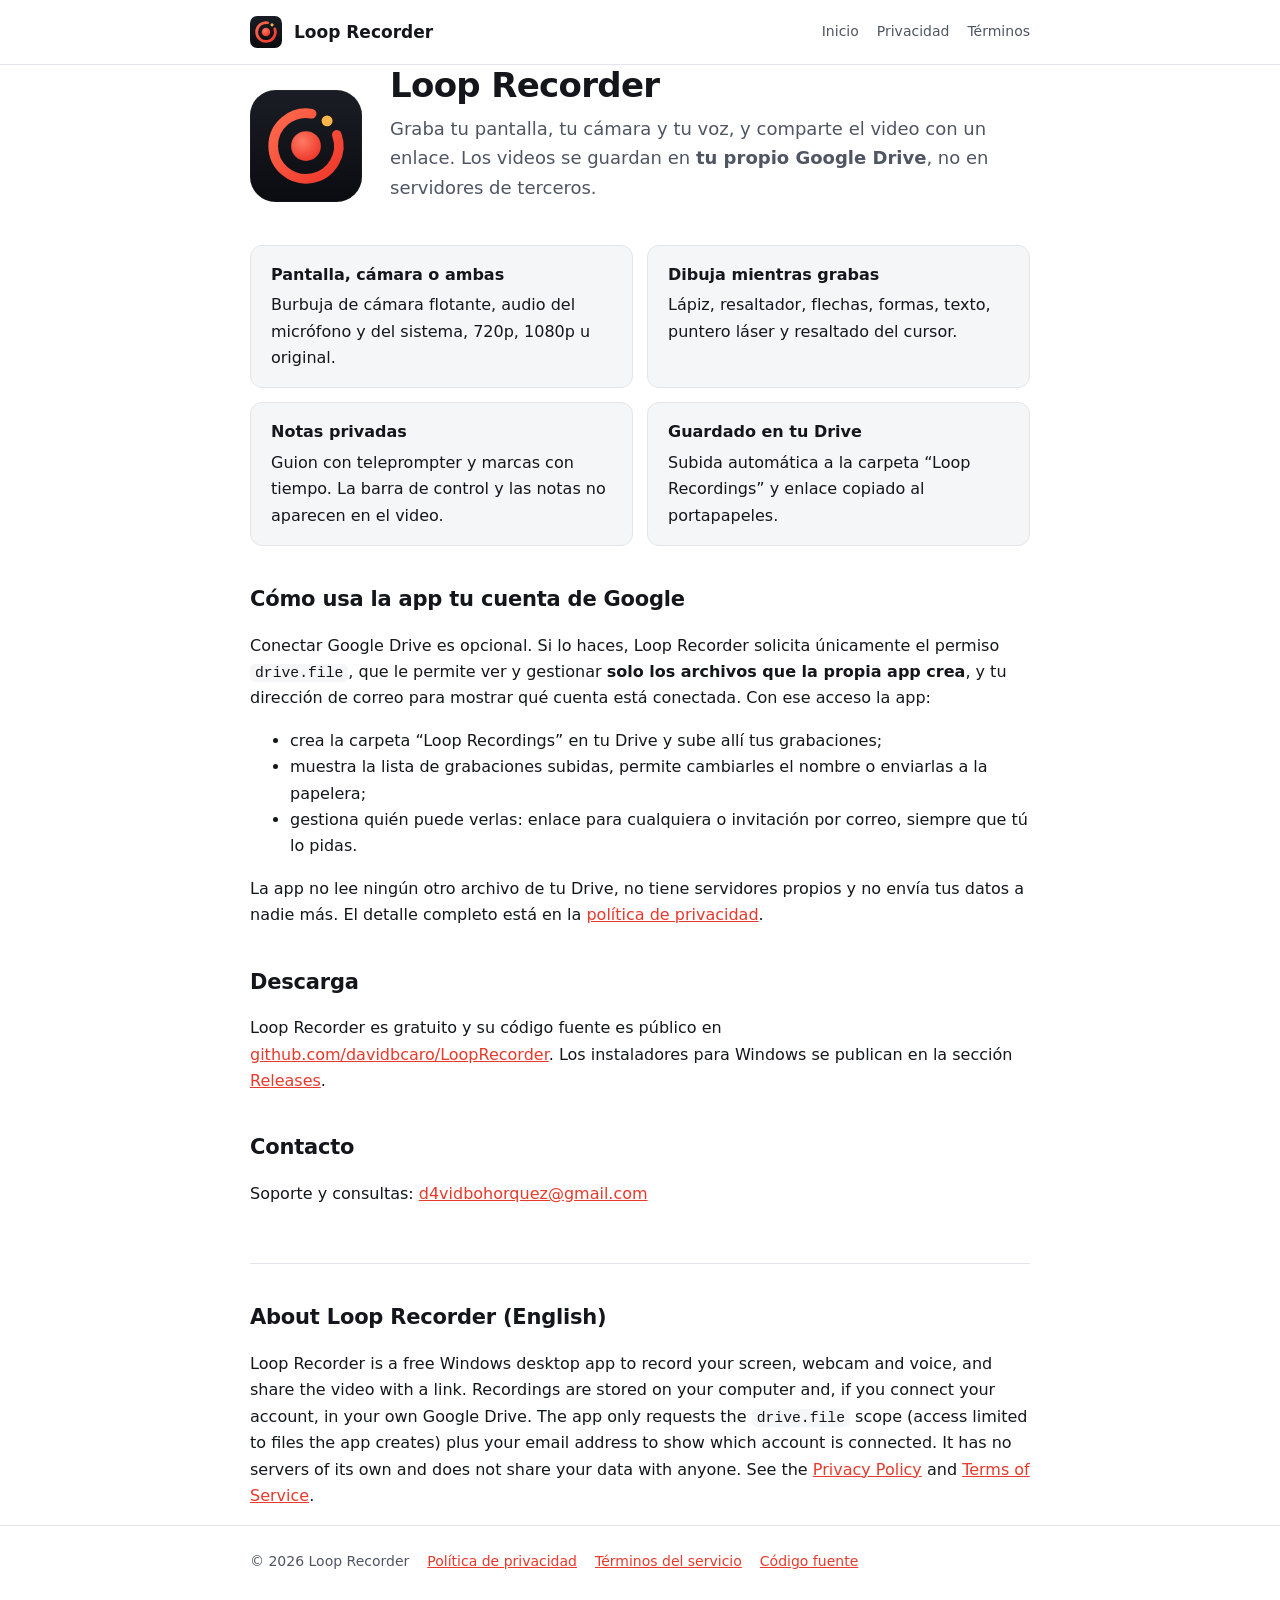
<file: index.html>
<!doctype html>
<html lang="es">
  <head>
    <meta charset="utf-8" />
    <meta name="viewport" content="width=device-width, initial-scale=1" />
    <!-- Pega aquí la etiqueta que te da Google Search Console para verificar la propiedad del sitio: -->
    <meta name="google-site-verification" content="PEGA_AQUI_TU_CODIGO_DE_SEARCH_CONSOLE" />
    <title>Loop Recorder · Grabador de pantalla con Google Drive</title>
    <meta name="description" content="Loop Recorder es un grabador de pantalla y cámara para Windows que guarda tus videos en tu propio Google Drive y los comparte con un enlace." />
    <link rel="icon" href="logo.svg" type="image/svg+xml" />
    <link rel="stylesheet" href="styles.css" />
  </head>
  <body>
    <header class="top">
      <div class="wrap">
        <img src="logo.svg" alt="" />
        <strong>Loop Recorder</strong>
        <nav><a href="./">Inicio</a><a href="privacy.html">Privacidad</a><a href="terms.html">Términos</a></nav>
      </div>
    </header>

    <main class="wrap">
      <div class="hero">
        <img src="logo.svg" alt="Logotipo de Loop Recorder" />
        <div>
          <h1>Loop Recorder</h1>
          <p class="lead">
            Graba tu pantalla, tu cámara y tu voz, y comparte el video con un enlace. Los videos se guardan en
            <b>tu propio Google Drive</b>, no en servidores de terceros.
          </p>
        </div>
      </div>

      <div class="grid">
        <div class="box"><strong>Pantalla, cámara o ambas</strong>Burbuja de cámara flotante, audio del micrófono y del sistema, 720p, 1080p u original.</div>
        <div class="box"><strong>Dibuja mientras grabas</strong>Lápiz, resaltador, flechas, formas, texto, puntero láser y resaltado del cursor.</div>
        <div class="box"><strong>Notas privadas</strong>Guion con teleprompter y marcas con tiempo. La barra de control y las notas no aparecen en el video.</div>
        <div class="box"><strong>Guardado en tu Drive</strong>Subida automática a la carpeta “Loop Recordings” y enlace copiado al portapapeles.</div>
      </div>

      <h2>Cómo usa la app tu cuenta de Google</h2>
      <p>
        Conectar Google Drive es opcional. Si lo haces, Loop Recorder solicita únicamente el permiso
        <code>drive.file</code>, que le permite ver y gestionar <b>solo los archivos que la propia app crea</b>,
        y tu dirección de correo para mostrar qué cuenta está conectada. Con ese acceso la app:
      </p>
      <ul>
        <li>crea la carpeta “Loop Recordings” en tu Drive y sube allí tus grabaciones;</li>
        <li>muestra la lista de grabaciones subidas, permite cambiarles el nombre o enviarlas a la papelera;</li>
        <li>gestiona quién puede verlas: enlace para cualquiera o invitación por correo, siempre que tú lo pidas.</li>
      </ul>
      <p>
        La app no lee ningún otro archivo de tu Drive, no tiene servidores propios y no envía tus datos a nadie más.
        El detalle completo está en la <a href="privacy.html">política de privacidad</a>.
      </p>

      <h2>Descarga</h2>
      <p>
        Loop Recorder es gratuito y su código fuente es público en
        <a href="https://github.com/davidbcaro/LoopRecorder">github.com/davidbcaro/LoopRecorder</a>.
        Los instaladores para Windows se publican en la sección
        <a href="https://github.com/davidbcaro/LoopRecorder/releases">Releases</a>.
      </p>

      <h2>Contacto</h2>
      <p>Soporte y consultas: <a href="mailto:d4vidbohorquez@gmail.com">d4vidbohorquez@gmail.com</a></p>

      <hr />
      <section lang="en">
        <h2>About Loop Recorder (English)</h2>
        <p>
          Loop Recorder is a free Windows desktop app to record your screen, webcam and voice, and share the video with a link.
          Recordings are stored on your computer and, if you connect your account, in your own Google Drive. The app only
          requests the <code>drive.file</code> scope (access limited to files the app creates) plus your email address to show
          which account is connected. It has no servers of its own and does not share your data with anyone. See the
          <a href="privacy.html#english">Privacy Policy</a> and <a href="terms.html#english">Terms of Service</a>.
        </p>
      </section>
    </main>

    <footer>
      <div class="wrap">
        <span>© 2026 Loop Recorder</span>
        <a href="privacy.html">Política de privacidad</a>
        <a href="terms.html">Términos del servicio</a>
        <a href="https://github.com/davidbcaro/LoopRecorder">Código fuente</a>
      </div>
    </footer>
  </body>
</html>
</file>
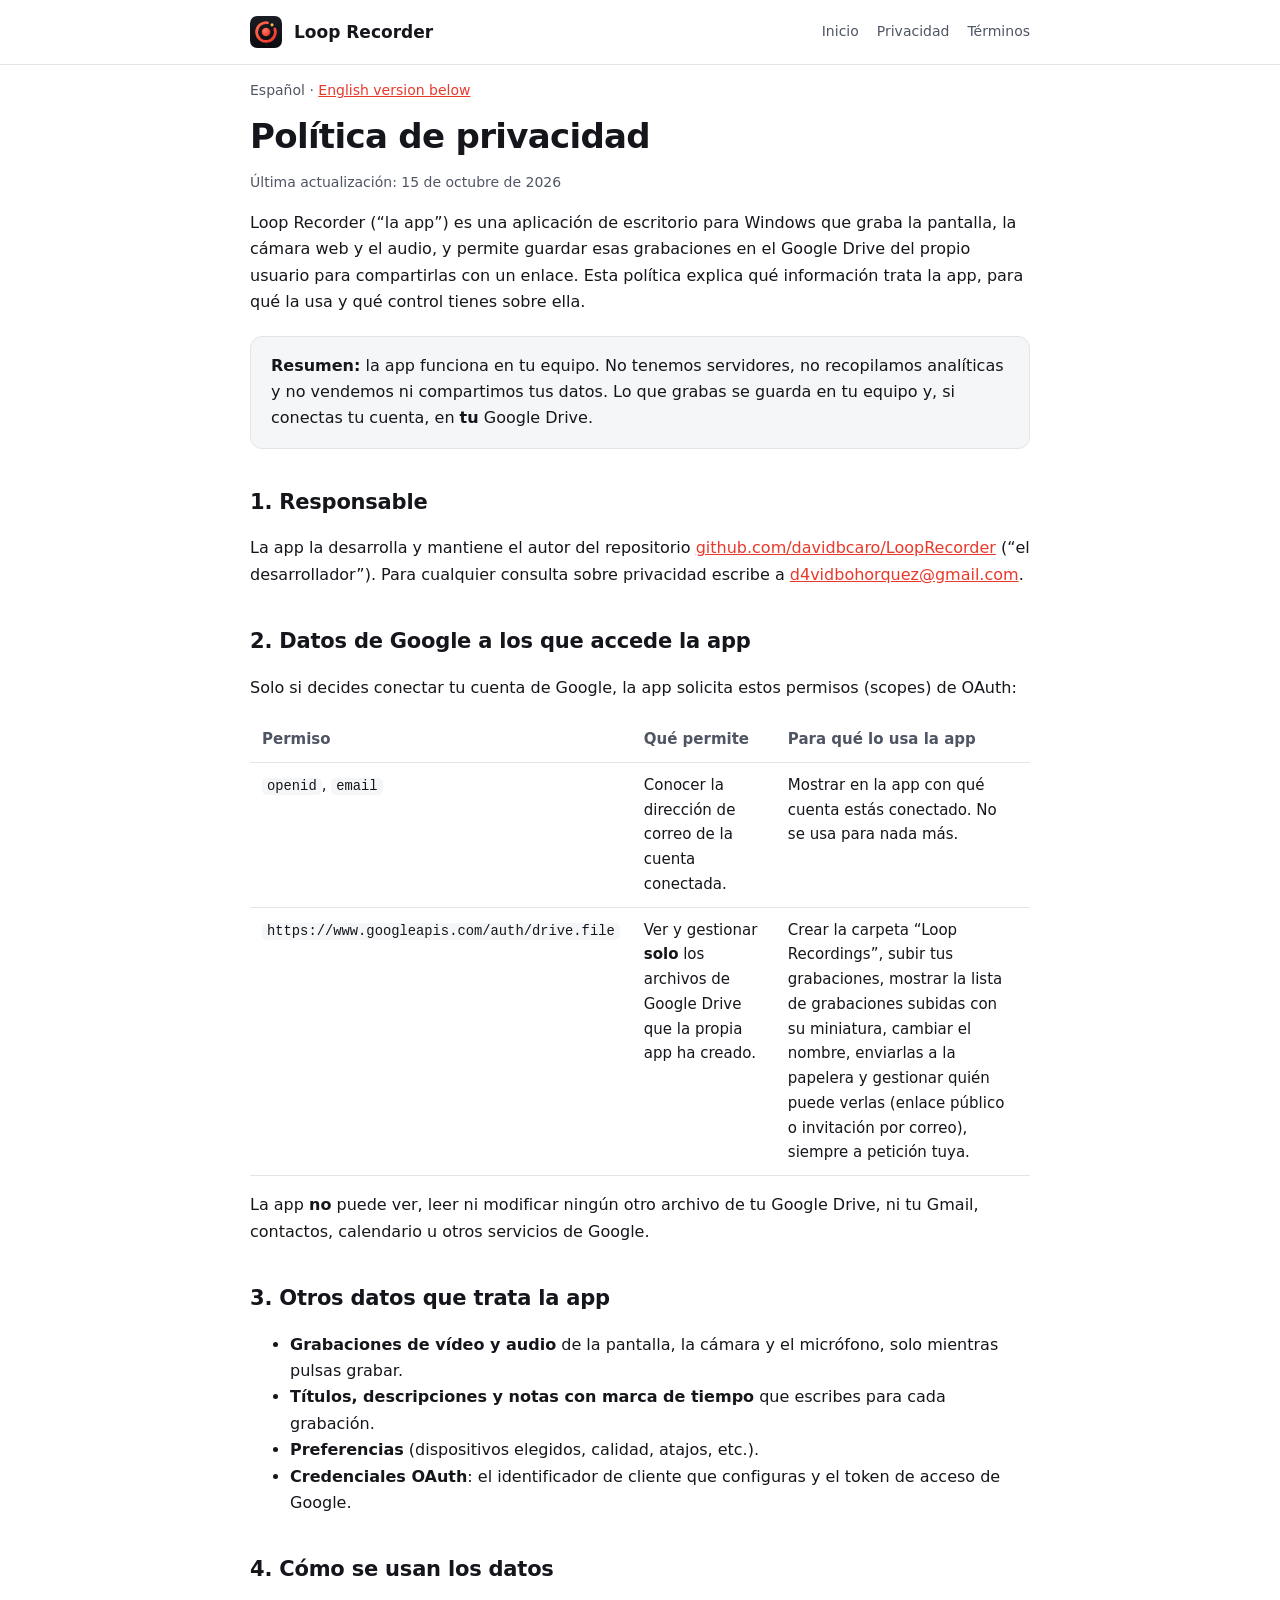
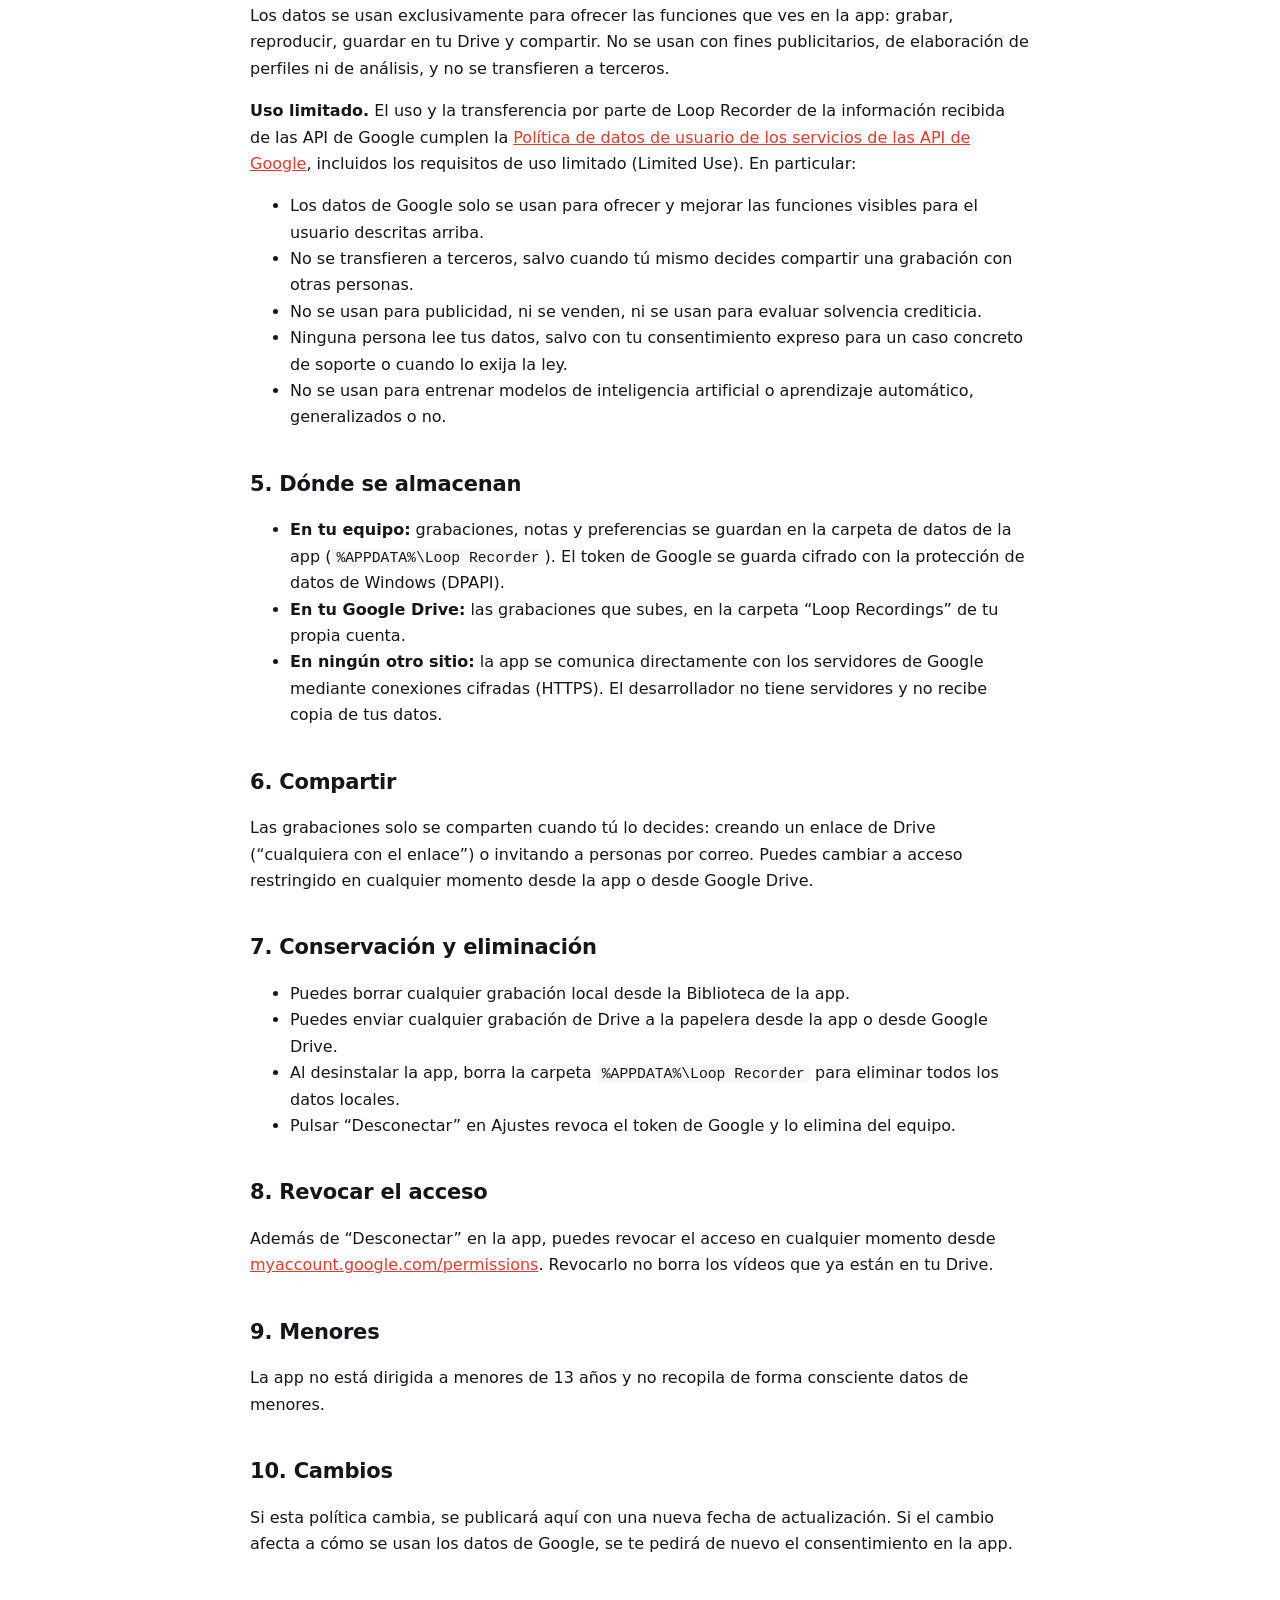
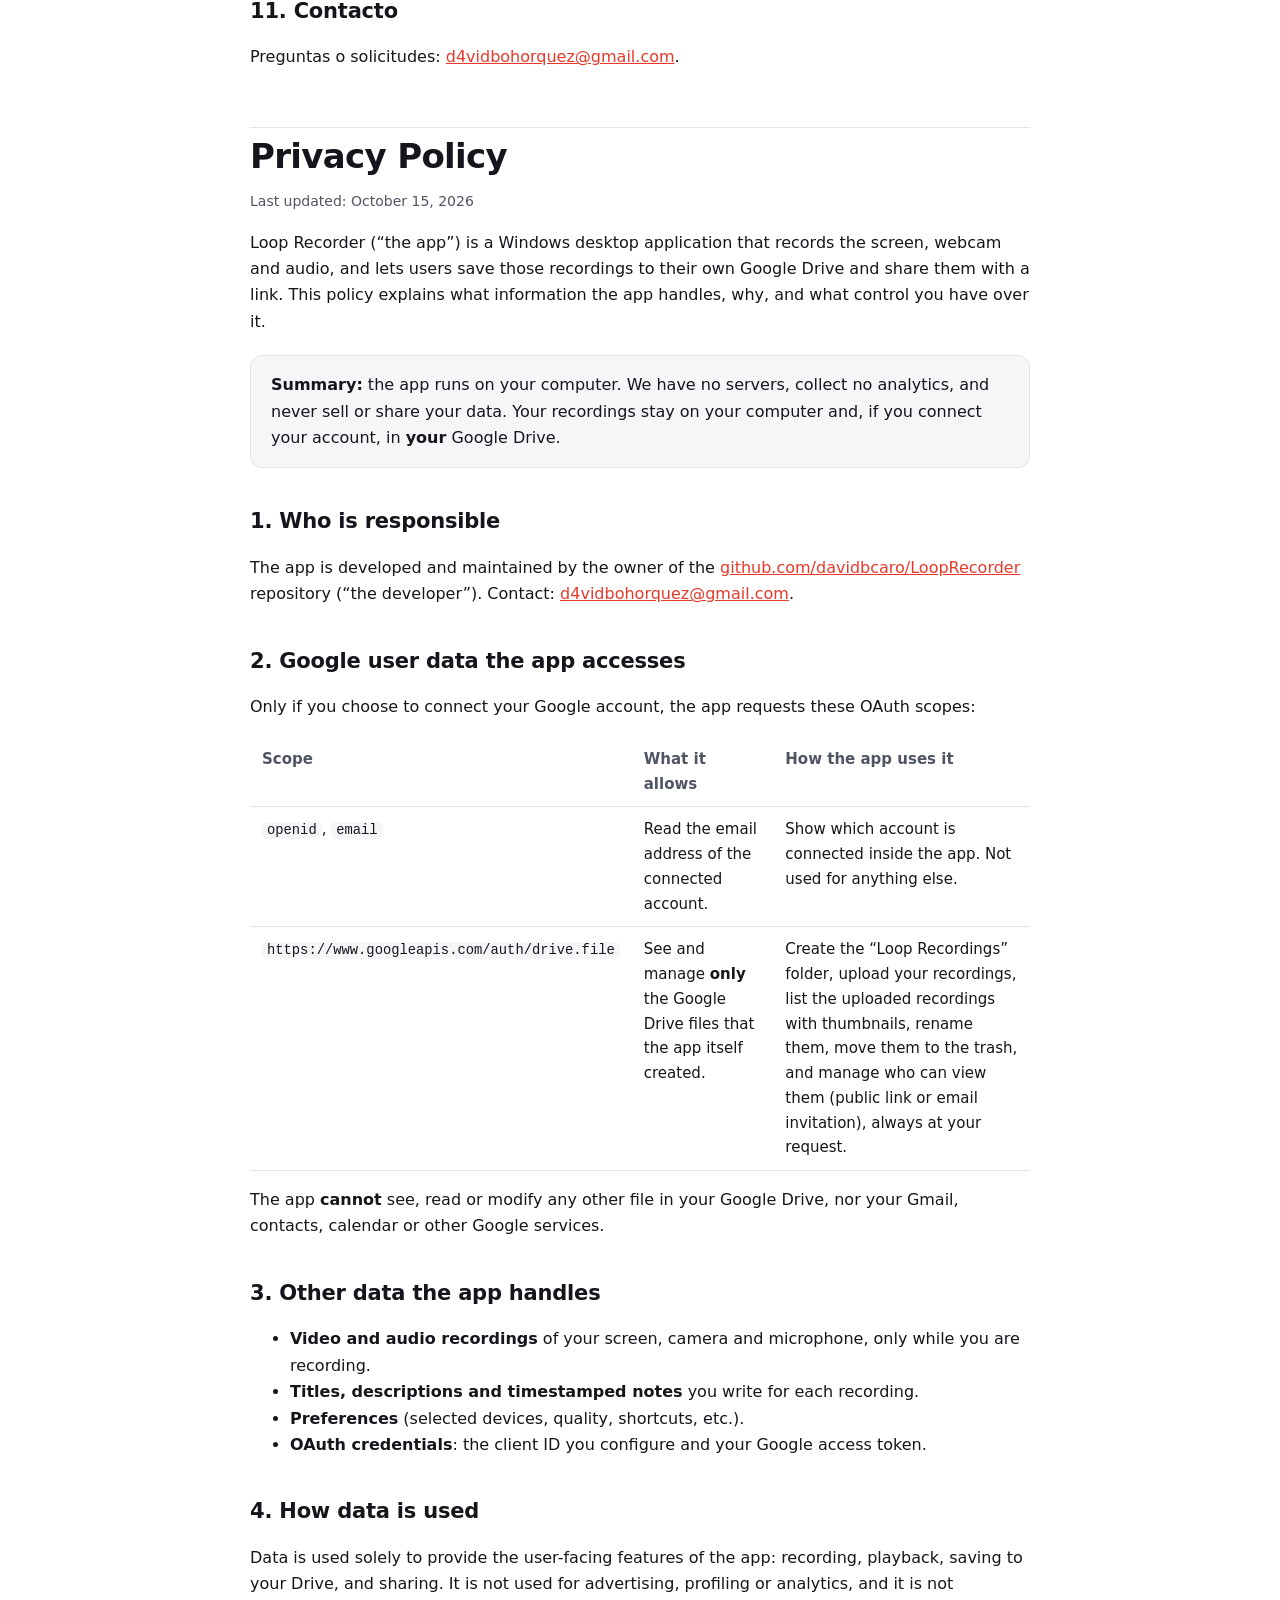
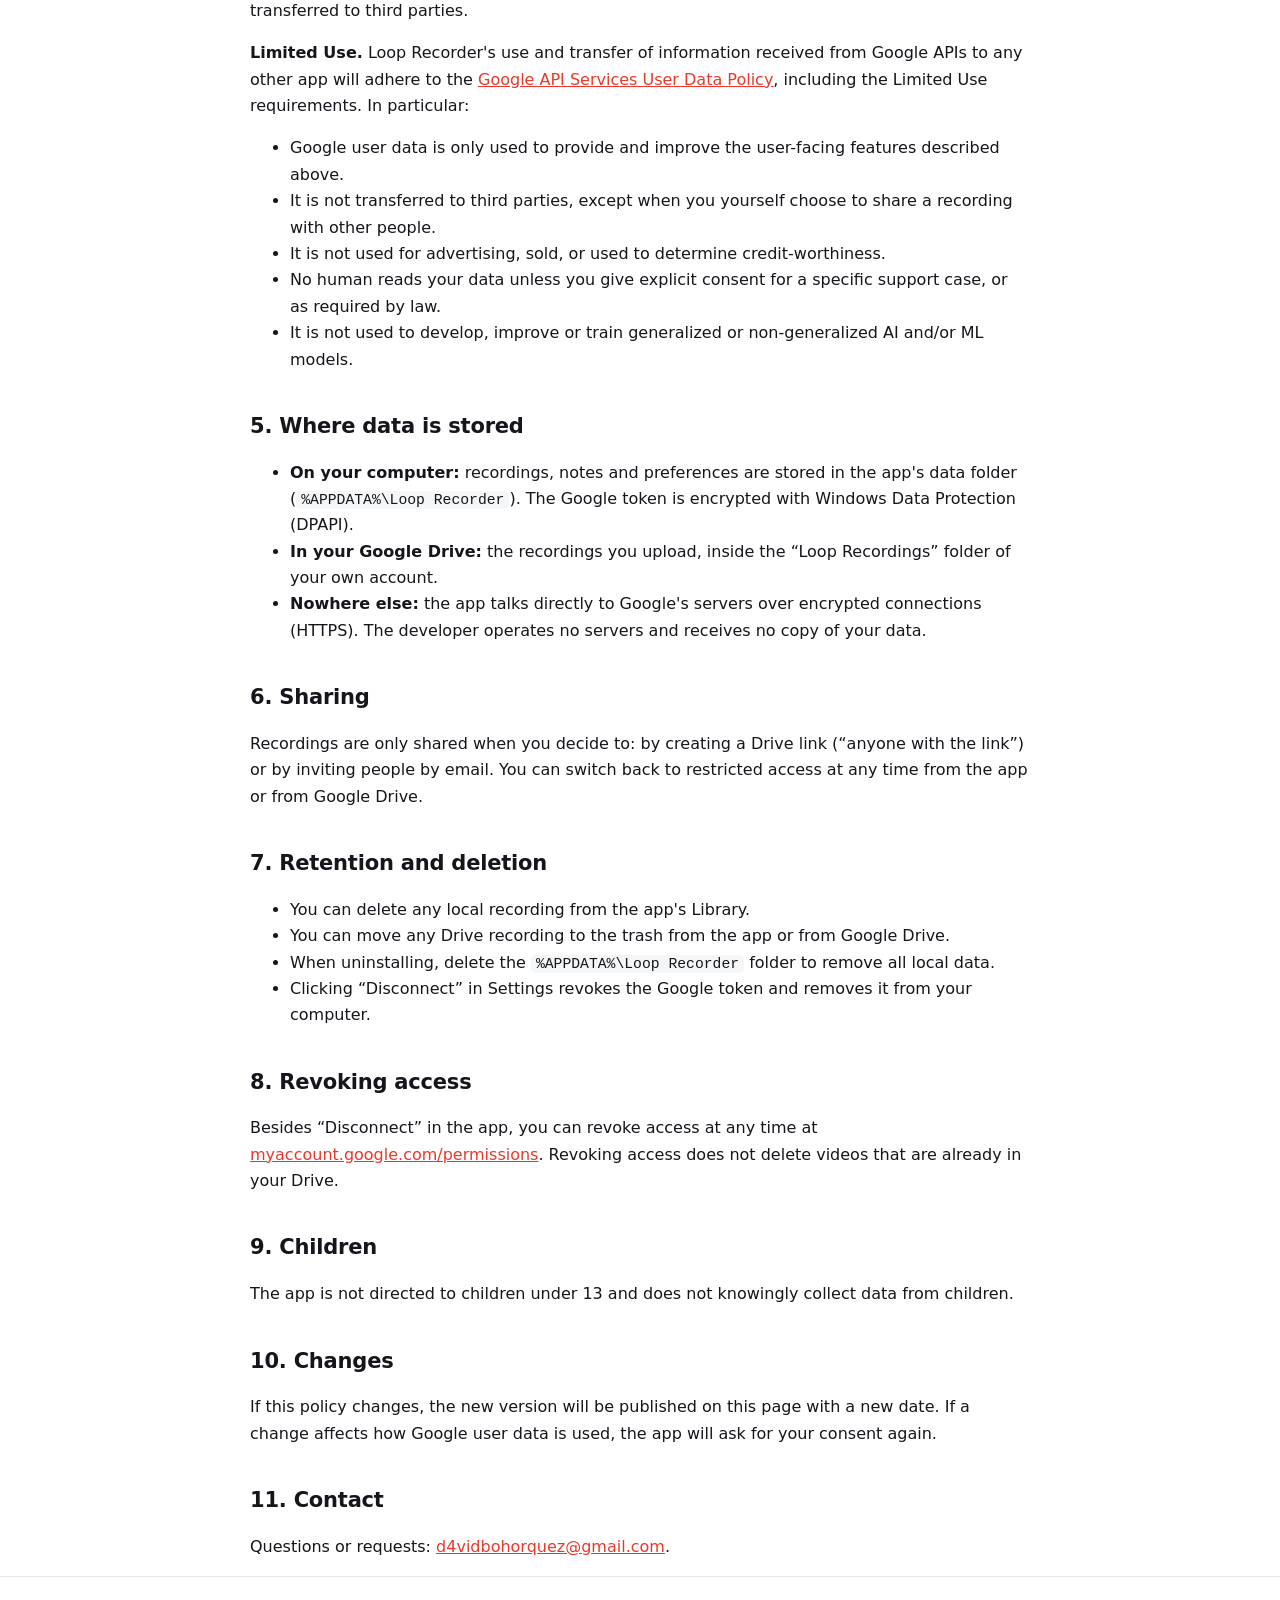
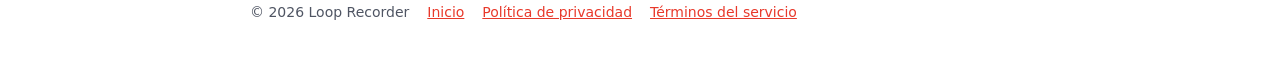
<file: privacy.html>
<!doctype html>
<html lang="es">
  <head>
    <meta charset="utf-8" />
    <meta name="viewport" content="width=device-width, initial-scale=1" />
    <title>Política de privacidad · Loop Recorder</title>
    <meta name="description" content="Política de privacidad de Loop Recorder: qué datos de Google usa la app, cómo los guarda y cómo puedes revocar el acceso." />
    <link rel="icon" href="logo.svg" type="image/svg+xml" />
    <link rel="stylesheet" href="styles.css" />
  </head>
  <body>
    <header class="top">
      <div class="wrap">
        <img src="logo.svg" alt="" />
        <strong>Loop Recorder</strong>
        <nav><a href="./">Inicio</a><a href="privacy.html">Privacidad</a><a href="terms.html">Términos</a></nav>
      </div>
    </header>

    <main class="wrap">
      <p class="lang">Español · <a href="#english">English version below</a></p>
      <h1>Política de privacidad</h1>
      <p class="meta">Última actualización: 15 de octubre de 2026</p>

      <p>
        Loop Recorder (“la app”) es una aplicación de escritorio para Windows que graba la pantalla, la cámara web y el audio,
        y permite guardar esas grabaciones en el Google Drive del propio usuario para compartirlas con un enlace. Esta política
        explica qué información trata la app, para qué la usa y qué control tienes sobre ella.
      </p>

      <div class="box">
        <strong>Resumen:</strong> la app funciona en tu equipo. No tenemos servidores, no recopilamos analíticas y no vendemos ni
        compartimos tus datos. Lo que grabas se guarda en tu equipo y, si conectas tu cuenta, en <b>tu</b> Google Drive.
      </div>

      <h2>1. Responsable</h2>
      <p>
        La app la desarrolla y mantiene el autor del repositorio <a href="https://github.com/davidbcaro/LoopRecorder">github.com/davidbcaro/LoopRecorder</a> (“el desarrollador”). Para cualquier consulta sobre privacidad escribe a
        <a href="mailto:d4vidbohorquez@gmail.com">d4vidbohorquez@gmail.com</a>.
      </p>

      <h2>2. Datos de Google a los que accede la app</h2>
      <p>Solo si decides conectar tu cuenta de Google, la app solicita estos permisos (scopes) de OAuth:</p>
      <table>
        <tr><th>Permiso</th><th>Qué permite</th><th>Para qué lo usa la app</th></tr>
        <tr>
          <td><code>openid</code>, <code>email</code></td>
          <td>Conocer la dirección de correo de la cuenta conectada.</td>
          <td>Mostrar en la app con qué cuenta estás conectado. No se usa para nada más.</td>
        </tr>
        <tr>
          <td><code>https://www.googleapis.com/auth/drive.file</code></td>
          <td>Ver y gestionar <b>solo</b> los archivos de Google Drive que la propia app ha creado.</td>
          <td>
            Crear la carpeta “Loop Recordings”, subir tus grabaciones, mostrar la lista de grabaciones subidas con su miniatura,
            cambiar el nombre, enviarlas a la papelera y gestionar quién puede verlas (enlace público o invitación por correo),
            siempre a petición tuya.
          </td>
        </tr>
      </table>
      <p>
        La app <b>no</b> puede ver, leer ni modificar ningún otro archivo de tu Google Drive, ni tu Gmail, contactos, calendario
        u otros servicios de Google.
      </p>

      <h2>3. Otros datos que trata la app</h2>
      <ul>
        <li><b>Grabaciones de vídeo y audio</b> de la pantalla, la cámara y el micrófono, solo mientras pulsas grabar.</li>
        <li><b>Títulos, descripciones y notas con marca de tiempo</b> que escribes para cada grabación.</li>
        <li><b>Preferencias</b> (dispositivos elegidos, calidad, atajos, etc.).</li>
        <li><b>Credenciales OAuth</b>: el identificador de cliente que configuras y el token de acceso de Google.</li>
      </ul>

      <h2>4. Cómo se usan los datos</h2>
      <p>
        Los datos se usan exclusivamente para ofrecer las funciones que ves en la app: grabar, reproducir, guardar en tu
        Drive y compartir. No se usan con fines publicitarios, de elaboración de perfiles ni de análisis, y no se transfieren
        a terceros.
      </p>
      <p>
        <b>Uso limitado.</b> El uso y la transferencia por parte de Loop Recorder de la información recibida de las API de
        Google cumplen la
        <a href="https://developers.google.com/terms/api-services-user-data-policy">Política de datos de usuario de los servicios de las API de Google</a>,
        incluidos los requisitos de uso limitado (Limited Use). En particular:
      </p>
      <ul>
        <li>Los datos de Google solo se usan para ofrecer y mejorar las funciones visibles para el usuario descritas arriba.</li>
        <li>No se transfieren a terceros, salvo cuando tú mismo decides compartir una grabación con otras personas.</li>
        <li>No se usan para publicidad, ni se venden, ni se usan para evaluar solvencia crediticia.</li>
        <li>Ninguna persona lee tus datos, salvo con tu consentimiento expreso para un caso concreto de soporte o cuando lo exija la ley.</li>
        <li>No se usan para entrenar modelos de inteligencia artificial o aprendizaje automático, generalizados o no.</li>
      </ul>

      <h2>5. Dónde se almacenan</h2>
      <ul>
        <li>
          <b>En tu equipo:</b> grabaciones, notas y preferencias se guardan en la carpeta de datos de la app
          (<code>%APPDATA%\Loop Recorder</code>). El token de Google se guarda cifrado con la protección de datos de Windows (DPAPI).
        </li>
        <li><b>En tu Google Drive:</b> las grabaciones que subes, en la carpeta “Loop Recordings” de tu propia cuenta.</li>
        <li>
          <b>En ningún otro sitio:</b> la app se comunica directamente con los servidores de Google mediante conexiones cifradas
          (HTTPS). El desarrollador no tiene servidores y no recibe copia de tus datos.
        </li>
      </ul>

      <h2>6. Compartir</h2>
      <p>
        Las grabaciones solo se comparten cuando tú lo decides: creando un enlace de Drive (“cualquiera con el enlace”) o
        invitando a personas por correo. Puedes cambiar a acceso restringido en cualquier momento desde la app o desde Google Drive.
      </p>

      <h2>7. Conservación y eliminación</h2>
      <ul>
        <li>Puedes borrar cualquier grabación local desde la Biblioteca de la app.</li>
        <li>Puedes enviar cualquier grabación de Drive a la papelera desde la app o desde Google Drive.</li>
        <li>Al desinstalar la app, borra la carpeta <code>%APPDATA%\Loop Recorder</code> para eliminar todos los datos locales.</li>
        <li>Pulsar “Desconectar” en Ajustes revoca el token de Google y lo elimina del equipo.</li>
      </ul>

      <h2>8. Revocar el acceso</h2>
      <p>
        Además de “Desconectar” en la app, puedes revocar el acceso en cualquier momento desde
        <a href="https://myaccount.google.com/permissions">myaccount.google.com/permissions</a>. Revocarlo no borra los vídeos
        que ya están en tu Drive.
      </p>

      <h2>9. Menores</h2>
      <p>La app no está dirigida a menores de 13 años y no recopila de forma consciente datos de menores.</p>

      <h2>10. Cambios</h2>
      <p>
        Si esta política cambia, se publicará aquí con una nueva fecha de actualización. Si el cambio afecta a cómo se usan los
        datos de Google, se te pedirá de nuevo el consentimiento en la app.
      </p>

      <h2>11. Contacto</h2>
      <p>Preguntas o solicitudes: <a href="mailto:d4vidbohorquez@gmail.com">d4vidbohorquez@gmail.com</a>.</p>

      <hr />

      <section id="english" lang="en">
        <h1>Privacy Policy</h1>
        <p class="meta">Last updated: October 15, 2026</p>
        <p>
          Loop Recorder (“the app”) is a Windows desktop application that records the screen, webcam and audio, and lets users
          save those recordings to their own Google Drive and share them with a link. This policy explains what information the
          app handles, why, and what control you have over it.
        </p>
        <div class="box">
          <strong>Summary:</strong> the app runs on your computer. We have no servers, collect no analytics, and never sell or
          share your data. Your recordings stay on your computer and, if you connect your account, in <b>your</b> Google Drive.
        </div>

        <h2>1. Who is responsible</h2>
        <p>The app is developed and maintained by the owner of the <a href="https://github.com/davidbcaro/LoopRecorder">github.com/davidbcaro/LoopRecorder</a> repository (“the developer”). Contact: <a href="mailto:d4vidbohorquez@gmail.com">d4vidbohorquez@gmail.com</a>.</p>

        <h2>2. Google user data the app accesses</h2>
        <p>Only if you choose to connect your Google account, the app requests these OAuth scopes:</p>
        <table>
          <tr><th>Scope</th><th>What it allows</th><th>How the app uses it</th></tr>
          <tr>
            <td><code>openid</code>, <code>email</code></td>
            <td>Read the email address of the connected account.</td>
            <td>Show which account is connected inside the app. Not used for anything else.</td>
          </tr>
          <tr>
            <td><code>https://www.googleapis.com/auth/drive.file</code></td>
            <td>See and manage <b>only</b> the Google Drive files that the app itself created.</td>
            <td>
              Create the “Loop Recordings” folder, upload your recordings, list the uploaded recordings with thumbnails, rename
              them, move them to the trash, and manage who can view them (public link or email invitation), always at your request.
            </td>
          </tr>
        </table>
        <p>The app <b>cannot</b> see, read or modify any other file in your Google Drive, nor your Gmail, contacts, calendar or other Google services.</p>

        <h2>3. Other data the app handles</h2>
        <ul>
          <li><b>Video and audio recordings</b> of your screen, camera and microphone, only while you are recording.</li>
          <li><b>Titles, descriptions and timestamped notes</b> you write for each recording.</li>
          <li><b>Preferences</b> (selected devices, quality, shortcuts, etc.).</li>
          <li><b>OAuth credentials</b>: the client ID you configure and your Google access token.</li>
        </ul>

        <h2>4. How data is used</h2>
        <p>
          Data is used solely to provide the user-facing features of the app: recording, playback, saving to your Drive, and
          sharing. It is not used for advertising, profiling or analytics, and it is not transferred to third parties.
        </p>
        <p>
          <b>Limited Use.</b> Loop Recorder's use and transfer of information received from Google APIs to any other app will
          adhere to the
          <a href="https://developers.google.com/terms/api-services-user-data-policy">Google API Services User Data Policy</a>,
          including the Limited Use requirements. In particular:
        </p>
        <ul>
          <li>Google user data is only used to provide and improve the user-facing features described above.</li>
          <li>It is not transferred to third parties, except when you yourself choose to share a recording with other people.</li>
          <li>It is not used for advertising, sold, or used to determine credit-worthiness.</li>
          <li>No human reads your data unless you give explicit consent for a specific support case, or as required by law.</li>
          <li>It is not used to develop, improve or train generalized or non-generalized AI and/or ML models.</li>
        </ul>

        <h2>5. Where data is stored</h2>
        <ul>
          <li>
            <b>On your computer:</b> recordings, notes and preferences are stored in the app's data folder
            (<code>%APPDATA%\Loop Recorder</code>). The Google token is encrypted with Windows Data Protection (DPAPI).
          </li>
          <li><b>In your Google Drive:</b> the recordings you upload, inside the “Loop Recordings” folder of your own account.</li>
          <li>
            <b>Nowhere else:</b> the app talks directly to Google's servers over encrypted connections (HTTPS). The developer
            operates no servers and receives no copy of your data.
          </li>
        </ul>

        <h2>6. Sharing</h2>
        <p>
          Recordings are only shared when you decide to: by creating a Drive link (“anyone with the link”) or by inviting
          people by email. You can switch back to restricted access at any time from the app or from Google Drive.
        </p>

        <h2>7. Retention and deletion</h2>
        <ul>
          <li>You can delete any local recording from the app's Library.</li>
          <li>You can move any Drive recording to the trash from the app or from Google Drive.</li>
          <li>When uninstalling, delete the <code>%APPDATA%\Loop Recorder</code> folder to remove all local data.</li>
          <li>Clicking “Disconnect” in Settings revokes the Google token and removes it from your computer.</li>
        </ul>

        <h2>8. Revoking access</h2>
        <p>
          Besides “Disconnect” in the app, you can revoke access at any time at
          <a href="https://myaccount.google.com/permissions">myaccount.google.com/permissions</a>. Revoking access does not
          delete videos that are already in your Drive.
        </p>

        <h2>9. Children</h2>
        <p>The app is not directed to children under 13 and does not knowingly collect data from children.</p>

        <h2>10. Changes</h2>
        <p>
          If this policy changes, the new version will be published on this page with a new date. If a change affects how
          Google user data is used, the app will ask for your consent again.
        </p>

        <h2>11. Contact</h2>
        <p>Questions or requests: <a href="mailto:d4vidbohorquez@gmail.com">d4vidbohorquez@gmail.com</a>.</p>
      </section>
    </main>

    <footer>
      <div class="wrap">
        <span>© 2026 Loop Recorder</span>
        <a href="./">Inicio</a>
        <a href="privacy.html">Política de privacidad</a>
        <a href="terms.html">Términos del servicio</a>
      </div>
    </footer>
  </body>
</html>
</file>
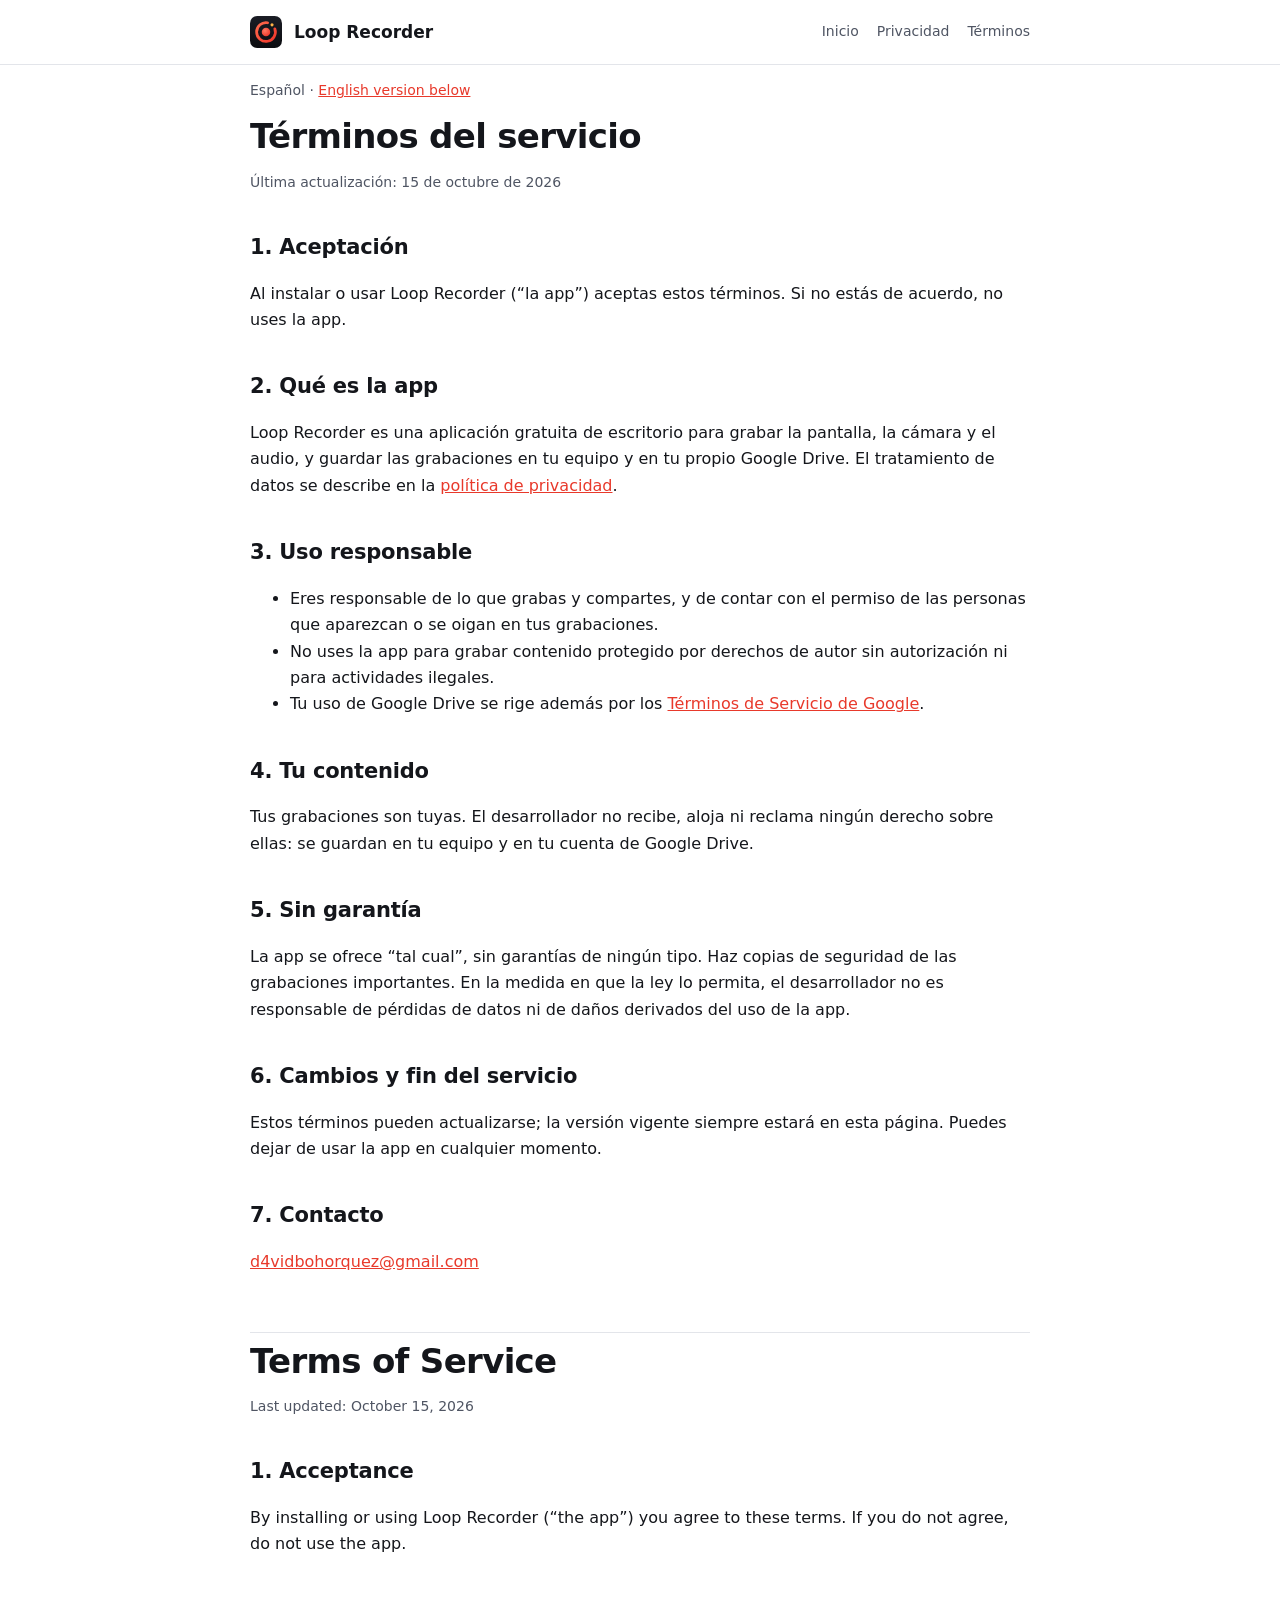
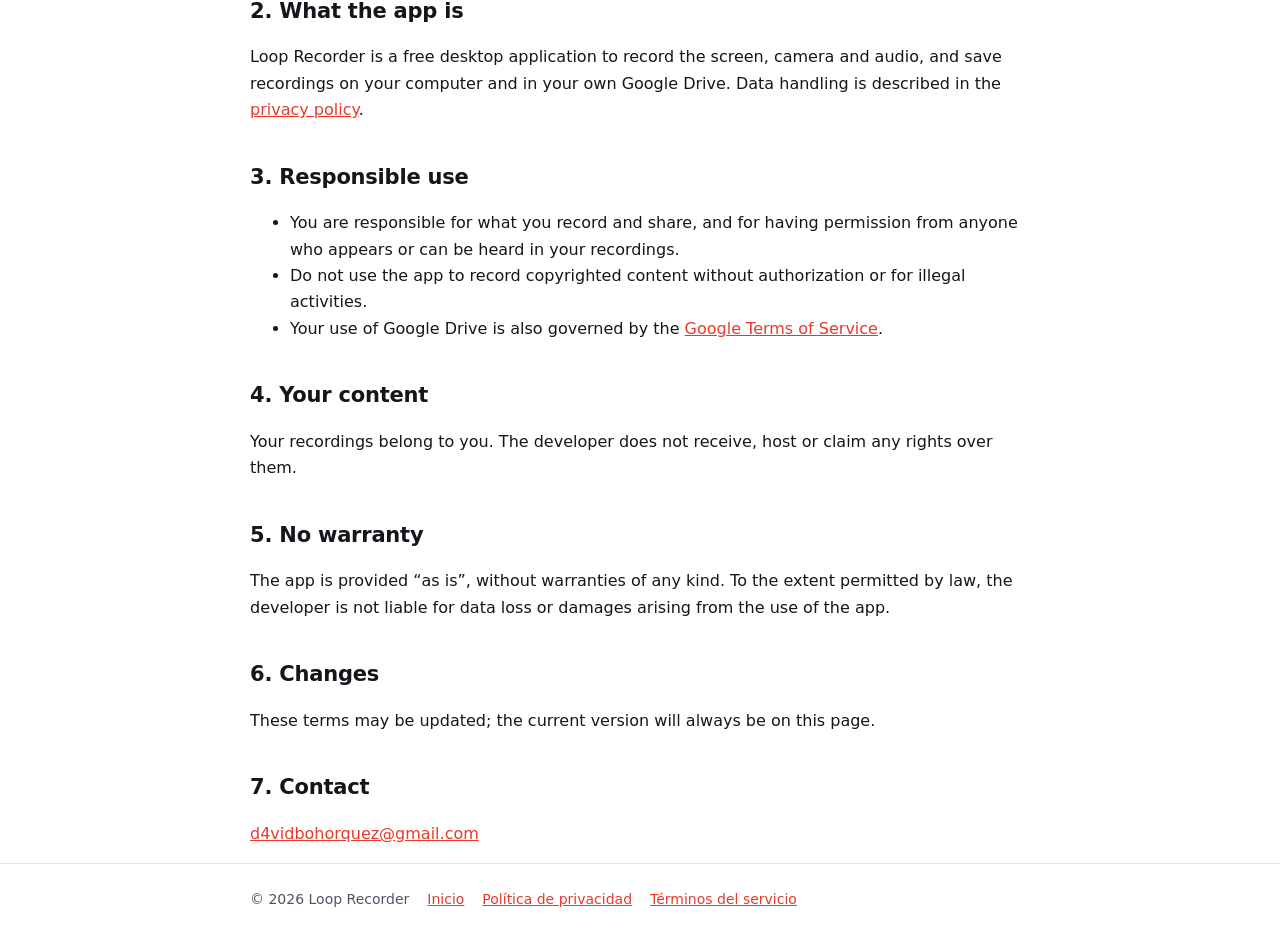
<file: terms.html>
<!doctype html>
<html lang="es">
  <head>
    <meta charset="utf-8" />
    <meta name="viewport" content="width=device-width, initial-scale=1" />
    <title>Términos del servicio · Loop Recorder</title>
    <meta name="description" content="Términos del servicio de Loop Recorder." />
    <link rel="icon" href="logo.svg" type="image/svg+xml" />
    <link rel="stylesheet" href="styles.css" />
  </head>
  <body>
    <header class="top">
      <div class="wrap">
        <img src="logo.svg" alt="" />
        <strong>Loop Recorder</strong>
        <nav><a href="./">Inicio</a><a href="privacy.html">Privacidad</a><a href="terms.html">Términos</a></nav>
      </div>
    </header>

    <main class="wrap">
      <p class="lang">Español · <a href="#english">English version below</a></p>
      <h1>Términos del servicio</h1>
      <p class="meta">Última actualización: 15 de octubre de 2026</p>

      <h2>1. Aceptación</h2>
      <p>Al instalar o usar Loop Recorder (“la app”) aceptas estos términos. Si no estás de acuerdo, no uses la app.</p>

      <h2>2. Qué es la app</h2>
      <p>
        Loop Recorder es una aplicación gratuita de escritorio para grabar la pantalla, la cámara y el audio, y guardar las
        grabaciones en tu equipo y en tu propio Google Drive. El tratamiento de datos se describe en la
        <a href="privacy.html">política de privacidad</a>.
      </p>

      <h2>3. Uso responsable</h2>
      <ul>
        <li>Eres responsable de lo que grabas y compartes, y de contar con el permiso de las personas que aparezcan o se oigan en tus grabaciones.</li>
        <li>No uses la app para grabar contenido protegido por derechos de autor sin autorización ni para actividades ilegales.</li>
        <li>Tu uso de Google Drive se rige además por los <a href="https://policies.google.com/terms">Términos de Servicio de Google</a>.</li>
      </ul>

      <h2>4. Tu contenido</h2>
      <p>
        Tus grabaciones son tuyas. El desarrollador no recibe, aloja ni reclama ningún derecho sobre ellas: se guardan en tu
        equipo y en tu cuenta de Google Drive.
      </p>

      <h2>5. Sin garantía</h2>
      <p>
        La app se ofrece “tal cual”, sin garantías de ningún tipo. Haz copias de seguridad de las grabaciones importantes.
        En la medida en que la ley lo permita, el desarrollador no es responsable de pérdidas de datos ni de daños derivados del uso de la app.
      </p>

      <h2>6. Cambios y fin del servicio</h2>
      <p>Estos términos pueden actualizarse; la versión vigente siempre estará en esta página. Puedes dejar de usar la app en cualquier momento.</p>

      <h2>7. Contacto</h2>
      <p><a href="mailto:d4vidbohorquez@gmail.com">d4vidbohorquez@gmail.com</a></p>

      <hr />

      <section id="english" lang="en">
        <h1>Terms of Service</h1>
        <p class="meta">Last updated: October 15, 2026</p>
        <h2>1. Acceptance</h2>
        <p>By installing or using Loop Recorder (“the app”) you agree to these terms. If you do not agree, do not use the app.</p>
        <h2>2. What the app is</h2>
        <p>
          Loop Recorder is a free desktop application to record the screen, camera and audio, and save recordings on your
          computer and in your own Google Drive. Data handling is described in the <a href="privacy.html">privacy policy</a>.
        </p>
        <h2>3. Responsible use</h2>
        <ul>
          <li>You are responsible for what you record and share, and for having permission from anyone who appears or can be heard in your recordings.</li>
          <li>Do not use the app to record copyrighted content without authorization or for illegal activities.</li>
          <li>Your use of Google Drive is also governed by the <a href="https://policies.google.com/terms">Google Terms of Service</a>.</li>
        </ul>
        <h2>4. Your content</h2>
        <p>Your recordings belong to you. The developer does not receive, host or claim any rights over them.</p>
        <h2>5. No warranty</h2>
        <p>
          The app is provided “as is”, without warranties of any kind. To the extent permitted by law, the developer is not
          liable for data loss or damages arising from the use of the app.
        </p>
        <h2>6. Changes</h2>
        <p>These terms may be updated; the current version will always be on this page.</p>
        <h2>7. Contact</h2>
        <p><a href="mailto:d4vidbohorquez@gmail.com">d4vidbohorquez@gmail.com</a></p>
      </section>
    </main>

    <footer>
      <div class="wrap">
        <span>© 2026 Loop Recorder</span>
        <a href="./">Inicio</a>
        <a href="privacy.html">Política de privacidad</a>
        <a href="terms.html">Términos del servicio</a>
      </div>
    </footer>
  </body>
</html>
</file>
<file: styles.css>
:root {
  --bg: #ffffff;
  --surface: #f5f6f8;
  --text: #14161b;
  --text-2: #4f5563;
  --line: #e3e5ea;
  --rec: #e8392b;
  --accent: #b86e00;
  color-scheme: light dark;
}
@media (prefers-color-scheme: dark) {
  :root {
    --bg: #0e0f13;
    --surface: #16181e;
    --text: #eceef3;
    --text-2: #a9aebb;
    --line: #262a34;
    --rec: #ff5a4a;
    --accent: #ffb547;
  }
}
* {
  box-sizing: border-box;
}
body {
  margin: 0;
  background: var(--bg);
  color: var(--text);
  font: 16px/1.65 'Segoe UI', system-ui, -apple-system, sans-serif;
}
a {
  color: var(--rec);
}
header.top {
  border-bottom: 1px solid var(--line);
}
.wrap {
  max-width: 820px;
  margin: 0 auto;
  padding: 0 20px;
}
header.top .wrap {
  display: flex;
  align-items: center;
  gap: 12px;
  height: 64px;
}
header.top img {
  width: 32px;
  height: 32px;
}
header.top strong {
  font-size: 17px;
}
header.top nav {
  margin-left: auto;
  display: flex;
  gap: 18px;
  font-size: 14px;
}
header.top nav a {
  color: var(--text-2);
  text-decoration: none;
}
header.top nav a:hover {
  color: var(--text);
}
main {
  padding: 40px 0 64px;
}
h1 {
  font-size: 34px;
  line-height: 1.2;
  letter-spacing: -0.02em;
  margin: 0 0 8px;
}
h2 {
  font-size: 21px;
  margin: 36px 0 8px;
  letter-spacing: -0.01em;
}
h3 {
  font-size: 17px;
  margin: 24px 0 6px;
}
.lead {
  font-size: 18px;
  color: var(--text-2);
  margin: 0 0 24px;
}
.meta {
  color: var(--text-2);
  font-size: 14px;
}
.hero {
  display: flex;
  gap: 28px;
  align-items: center;
  margin-bottom: 12px;
}
.hero img {
  width: 112px;
  height: 112px;
  flex: none;
}
.box {
  padding: 16px 20px;
  border-radius: 12px;
  background: var(--surface);
  border: 1px solid var(--line);
  margin: 20px 0;
}
.grid {
  display: grid;
  grid-template-columns: repeat(2, 1fr);
  gap: 14px;
  margin: 18px 0;
}
.grid .box {
  margin: 0;
}
.grid .box strong {
  display: block;
  margin-bottom: 4px;
}
table {
  width: 100%;
  border-collapse: collapse;
  margin: 14px 0;
  font-size: 15px;
}
th,
td {
  text-align: left;
  vertical-align: top;
  padding: 10px 12px;
  border-bottom: 1px solid var(--line);
}
th {
  color: var(--text-2);
  font-weight: 600;
}
code {
  font-family: Consolas, ui-monospace, monospace;
  font-size: 0.92em;
  background: var(--surface);
  padding: 1px 5px;
  border-radius: 5px;
}
.lang {
  font-size: 14px;
  color: var(--text-2);
}
hr {
  border: 0;
  border-top: 1px solid var(--line);
  margin: 56px 0 8px;
}
footer {
  border-top: 1px solid var(--line);
  padding: 24px 0 40px;
  font-size: 14px;
  color: var(--text-2);
}
footer .wrap {
  display: flex;
  flex-wrap: wrap;
  gap: 18px;
}
@media (max-width: 600px) {
  .hero {
    flex-direction: column;
    align-items: flex-start;
  }
  h1 {
    font-size: 28px;
  }
  .grid {
    grid-template-columns: 1fr;
  }
}
</file>
